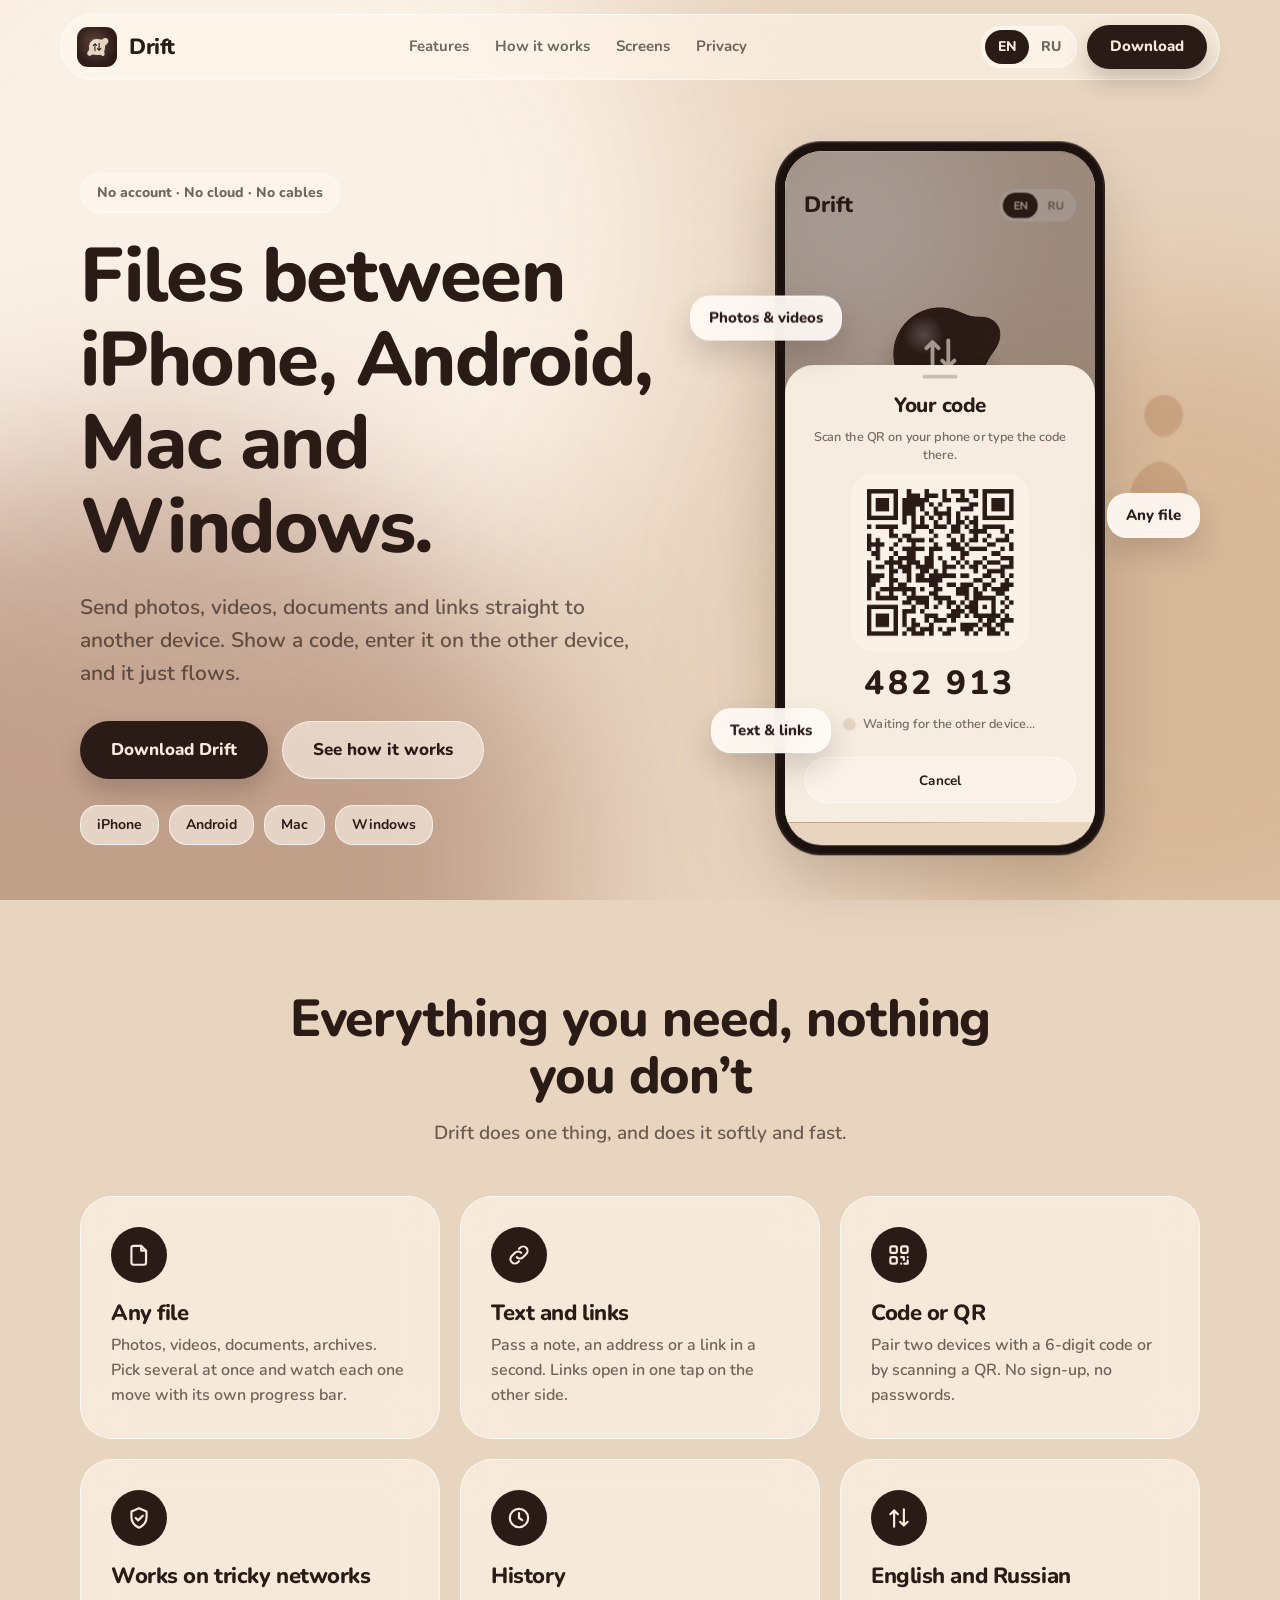
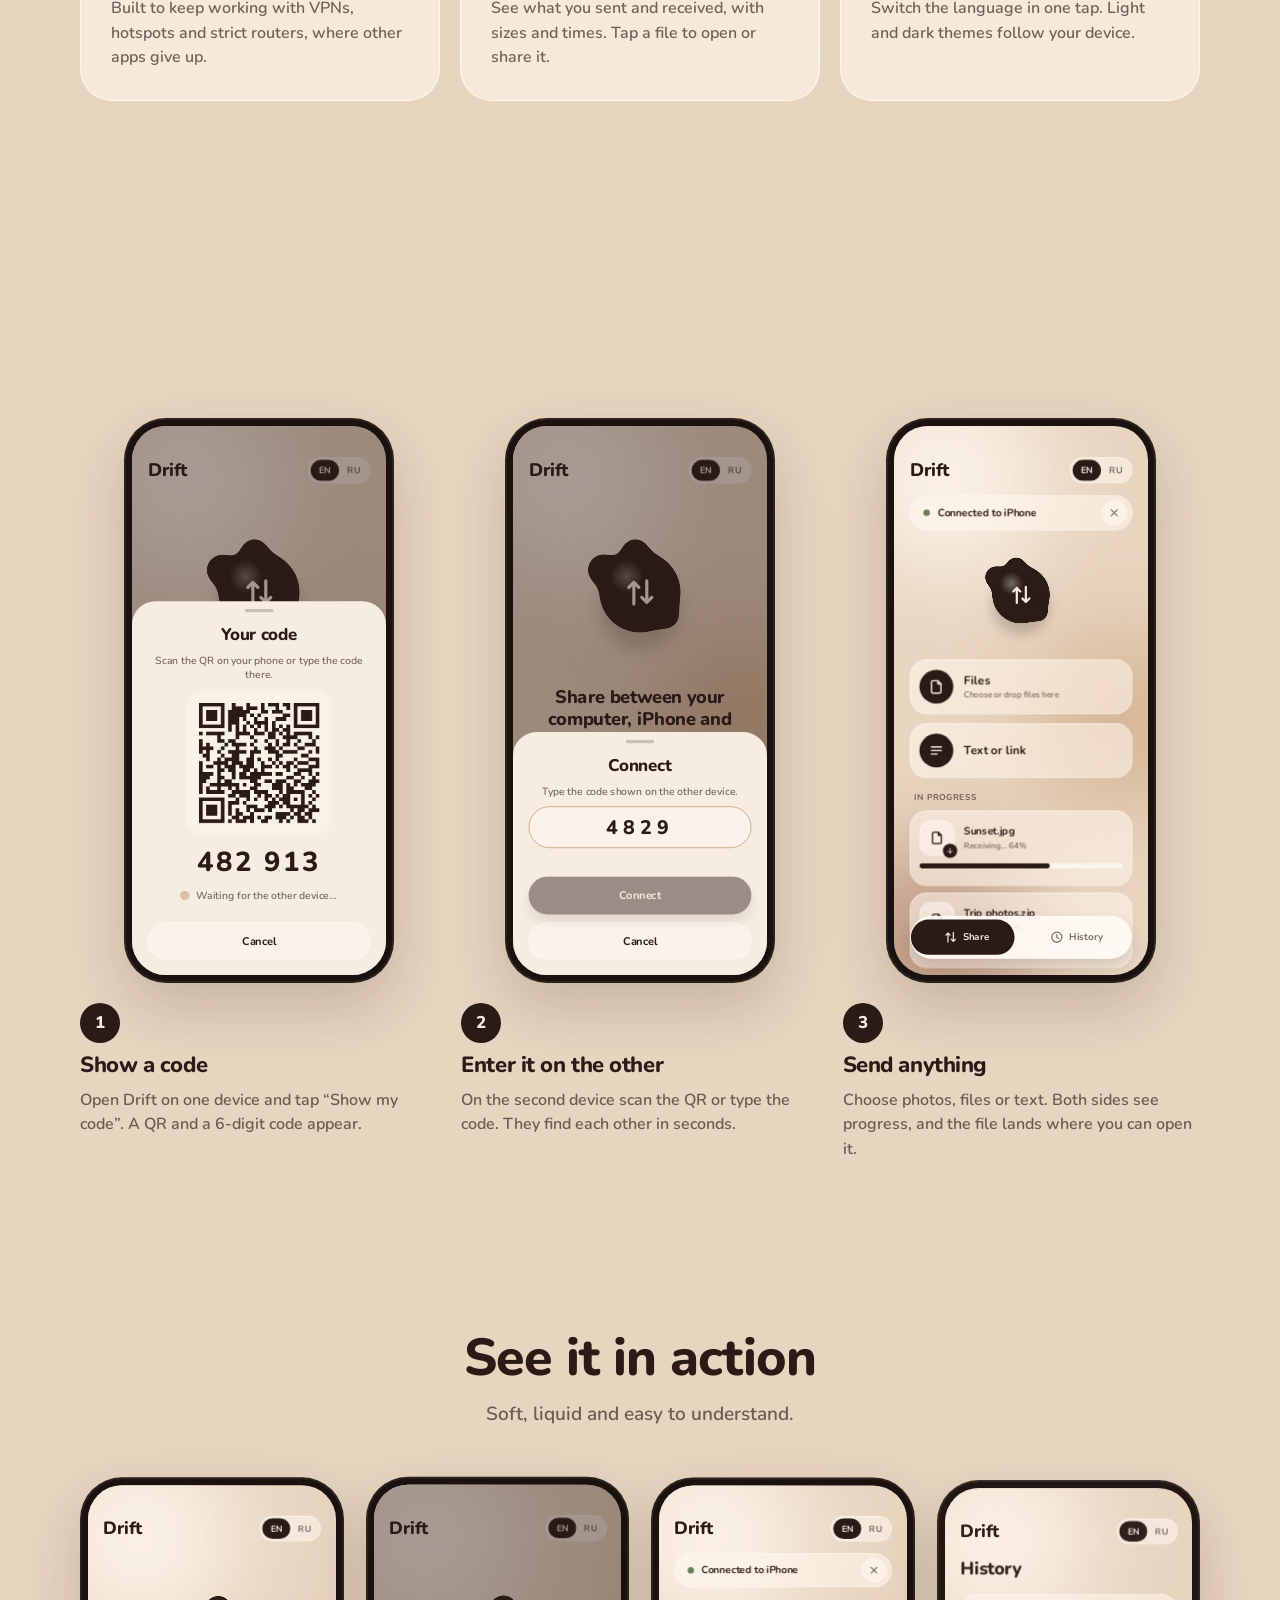
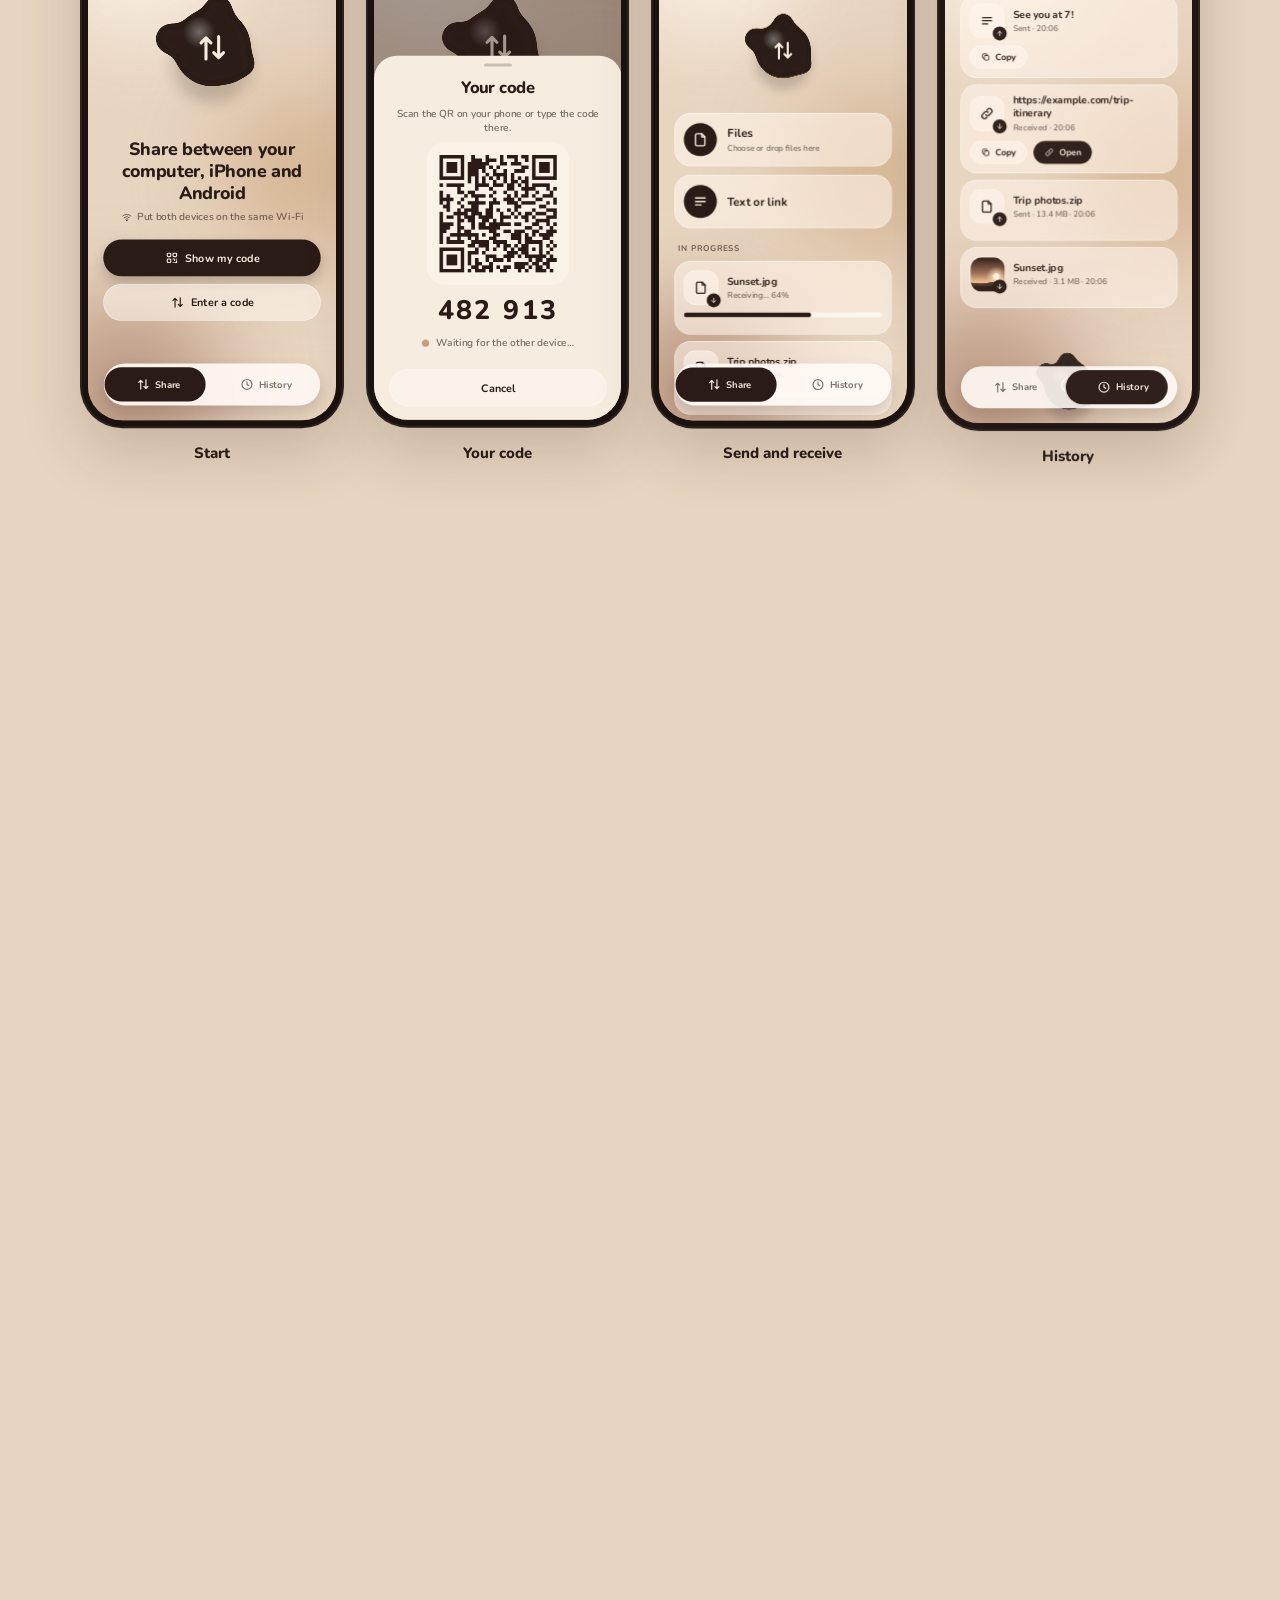
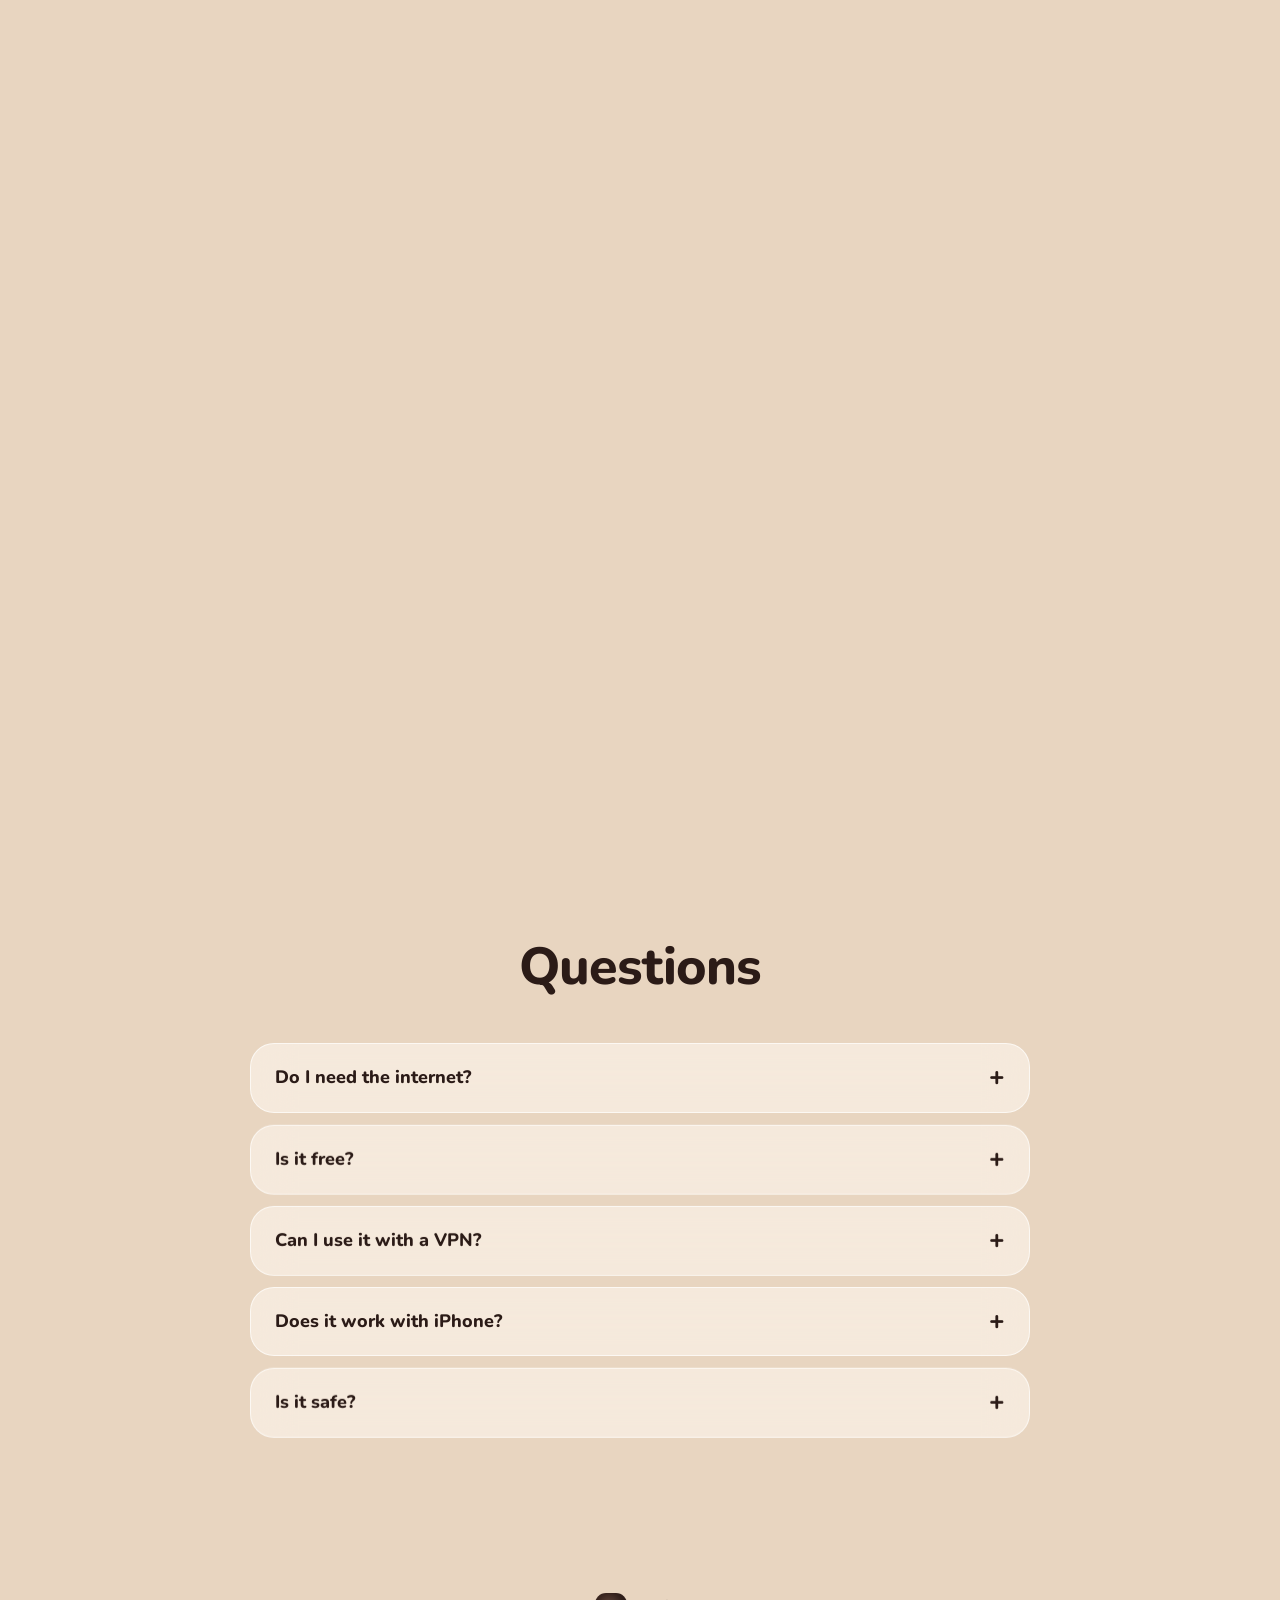
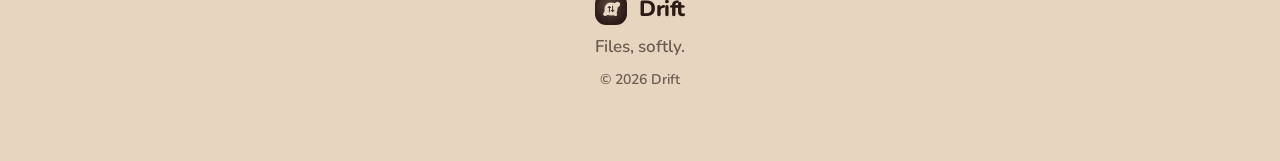
<file: index.html>
<!doctype html>
<html lang="en">
<head>
  <meta charset="utf-8" />
  <meta name="viewport" content="width=device-width, initial-scale=1" />
  <title>Drift — files between iPhone, Android, Mac and Windows</title>
  <meta name="description" content="Send photos, videos, files and links between iPhone, Android, Mac and Windows over Wi‑Fi. No account, no cloud, no cables." />
  <meta name="theme-color" content="#E8D5C0" />
  <meta property="og:title" content="Drift — files between iPhone, Android, Mac and Windows" />
  <meta property="og:description" content="No account, no cloud, no cables. Just a code." />
  <meta property="og:image" content="assets/img/icon.png" />
  <link rel="icon" type="image/png" href="assets/img/favicon.png" />
  <link rel="stylesheet" href="styles.css" />
</head>
<body>
  <div class="backdrop" aria-hidden="true"><i class="blob b1"></i><i class="blob b2"></i><i class="blob b3"></i></div>

  <header class="nav" id="nav">
    <a class="brand" href="#top" aria-label="Drift">
      <img src="assets/img/icon.png" alt="" width="40" height="40" />
      <span>Drift</span>
    </a>
    <nav class="links" aria-label="Sections">
      <a href="#features" data-i18n="navFeatures"></a>
      <a href="#how" data-i18n="navHow"></a>
      <a href="#screens" data-i18n="navScreens"></a>
      <a href="#privacy" data-i18n="navPrivacy"></a>
    </nav>
    <div class="right">
      <div class="lang" id="lang" role="group" aria-label="Language">
        <button type="button" data-lang="en">EN</button><button type="button" data-lang="ru">RU</button>
      </div>
      <a class="btn small primary" href="#download" data-i18n="navDownload"></a>
    </div>
  </header>

  <main id="top">
    <!-- HERO -->
    <section class="hero">
      <div class="hero-copy">
        <p class="eyebrow" data-i18n="heroEyebrow"></p>
        <h1 data-i18n="heroTitle"></h1>
        <p class="lead" data-i18n="heroLead"></p>
        <div class="cta">
          <a class="btn primary" href="#download" data-i18n="ctaDownload"></a>
          <a class="btn glass" href="#how" data-i18n="ctaHow"></a>
        </div>
        <ul class="pills">
          <li data-i18n="pillIphone"></li><li data-i18n="pillAndroid"></li><li data-i18n="pillMac"></li><li data-i18n="pillWindows"></li>
        </ul>
      </div>

      <div class="hero-visual">
        <svg class="orb" viewBox="0 0 500 500" aria-hidden="true">
          <defs>
            <filter id="goo" x="-30%" y="-30%" width="160%" height="160%">
              <feGaussianBlur in="SourceGraphic" stdDeviation="18"/>
              <feColorMatrix values="1 0 0 0 0  0 1 0 0 0  0 0 1 0 0  0 0 0 24 -10"/>
            </filter>
          </defs>
          <g filter="url(#goo)" fill="var(--accent)">
            <circle id="o-core" cx="250" cy="250" r="150"/>
            <circle class="o-sat" r="40"/><circle class="o-sat" r="30"/><circle class="o-sat" r="24"/><circle class="o-sat" r="18"/>
          </g>
        </svg>
        <div class="phone" id="heroPhone">
          <div class="phone-screen"><div class="demo" data-scene=""></div></div>
        </div>
        <span class="chip c1" data-i18n="chipPhotos"></span>
        <span class="chip c2" data-i18n="chipFiles"></span>
        <span class="chip c3" data-i18n="chipLinks"></span>
      </div>
    </section>

    <!-- FEATURES -->
    <section class="section" id="features">
      <div class="head reveal">
        <h2 data-i18n="featTitle"></h2>
        <p data-i18n="featLead"></p>
      </div>
      <div class="grid">
        <article class="card reveal"><span class="ic" data-icon="file"></span><h3 data-i18n="f1t"></h3><p data-i18n="f1d"></p></article>
        <article class="card reveal"><span class="ic" data-icon="link"></span><h3 data-i18n="f2t"></h3><p data-i18n="f2d"></p></article>
        <article class="card reveal"><span class="ic" data-icon="qr"></span><h3 data-i18n="f3t"></h3><p data-i18n="f3d"></p></article>
        <article class="card reveal"><span class="ic" data-icon="shield"></span><h3 data-i18n="f4t"></h3><p data-i18n="f4d"></p></article>
        <article class="card reveal"><span class="ic" data-icon="history"></span><h3 data-i18n="f5t"></h3><p data-i18n="f5d"></p></article>
        <article class="card reveal"><span class="ic" data-icon="swap"></span><h3 data-i18n="f6t"></h3><p data-i18n="f6d"></p></article>
      </div>
    </section>

    <!-- HOW IT WORKS -->
    <section class="section" id="how">
      <div class="head reveal">
        <h2 data-i18n="howTitle"></h2>
        <p data-i18n="howLead"></p>
      </div>
      <div class="steps">
        <article class="step reveal">
          <div class="phoneframe"><div class="demo" data-scene="host"></div></div>
          <span class="num">1</span><h3 data-i18n="s1t"></h3><p data-i18n="s1d"></p>
        </article>
        <article class="step reveal">
          <div class="phoneframe"><div class="demo" data-scene="join"></div></div>
          <span class="num">2</span><h3 data-i18n="s2t"></h3><p data-i18n="s2d"></p>
        </article>
        <article class="step reveal">
          <div class="phoneframe"><div class="demo" data-scene="connected"></div></div>
          <span class="num">3</span><h3 data-i18n="s3t"></h3><p data-i18n="s3d"></p>
        </article>
      </div>
    </section>

    <!-- SCREENS -->
    <section class="section" id="screens">
      <div class="head reveal">
        <h2 data-i18n="scrTitle"></h2>
        <p data-i18n="scrLead"></p>
      </div>
      <div class="gallery">
        <figure class="reveal"><div class="phoneframe"><div class="demo" data-scene="home"></div></div><figcaption data-i18n="capHome"></figcaption></figure>
        <figure class="reveal"><div class="phoneframe"><div class="demo" data-scene="host"></div></div><figcaption data-i18n="capCode"></figcaption></figure>
        <figure class="reveal"><div class="phoneframe"><div class="demo" data-scene="connected"></div></div><figcaption data-i18n="capSend"></figcaption></figure>
        <figure class="reveal"><div class="phoneframe"><div class="demo" data-scene="history"></div></div><figcaption data-i18n="capHistory"></figcaption></figure>
      </div>
      <div class="gallery desk-row">
        <figure class="frame desk reveal"><img src="assets/img/mac-home.webp" alt="" loading="lazy" /><figcaption data-i18n="capMac"></figcaption></figure>
        <figure class="frame desk reveal"><img src="assets/img/mac-code.webp" alt="" loading="lazy" /><figcaption data-i18n="capCode"></figcaption></figure>
        <figure class="frame desk reveal"><img src="assets/img/mac-join.webp" alt="" loading="lazy" /><figcaption data-i18n="capJoin"></figcaption></figure>
      </div>
    </section>

    <!-- PRIVACY -->
    <section class="section" id="privacy">
      <div class="privacy reveal">
        <h2 data-i18n="privTitle"></h2>
        <p class="lead" data-i18n="privLead"></p>
        <ul class="ticks">
          <li data-i18n="priv1"></li><li data-i18n="priv2"></li><li data-i18n="priv3"></li><li data-i18n="priv4"></li>
        </ul>
        <p class="note" data-i18n="privNote"></p>
        <p class="note"><span data-i18n="privContact"></span> <a id="mail" href="#"></a></p>
      </div>
    </section>

    <!-- DOWNLOAD -->
    <section class="section" id="download">
      <div class="head reveal">
        <h2 data-i18n="dlTitle"></h2>
        <p data-i18n="dlLead"></p>
      </div>
      <div class="downloads">
        <a class="dl reveal" data-link="googlePlay"><span class="ic" data-icon="play"></span><b>Google Play</b><small data-i18n="dlAndroid"></small><em class="state"></em></a>
        <a class="dl reveal" data-link="ruStore"><span class="ic" data-icon="play"></span><b>RuStore</b><small data-i18n="dlAndroid"></small><em class="state"></em></a>
        <a class="dl reveal" data-link="macos"><span class="ic" data-icon="mac"></span><b>macOS</b><small data-i18n="dlMac"></small><em class="state"></em></a>
        <a class="dl reveal" data-link="windows"><span class="ic" data-icon="win"></span><b>Windows</b><small data-i18n="dlWin"></small><em class="state"></em></a>
        <a class="dl reveal" data-link="appStore"><span class="ic" data-icon="phone"></span><b>iPhone</b><small data-i18n="dlIos"></small><em class="state"></em></a>
      </div>
    </section>

    <!-- FAQ -->
    <section class="section narrow" id="faq">
      <div class="head reveal"><h2 data-i18n="faqTitle"></h2></div>
      <details class="reveal"><summary data-i18n="q1"></summary><p data-i18n="a1"></p></details>
      <details class="reveal"><summary data-i18n="q2"></summary><p data-i18n="a2"></p></details>
      <details class="reveal"><summary data-i18n="q3"></summary><p data-i18n="a3"></p></details>
      <details class="reveal"><summary data-i18n="q4"></summary><p data-i18n="a4"></p></details>
      <details class="reveal"><summary data-i18n="q5"></summary><p data-i18n="a5"></p></details>
    </section>
  </main>

  <footer class="foot">
    <div class="brand"><img src="assets/img/icon.png" alt="" width="32" height="32" /><span>Drift</span></div>
    <p data-i18n="footTag"></p>
    <p class="small">© <span id="year"></span> Drift</p>
  </footer>

  <script src="assets/vendor/gsap.min.js"></script>
  <script src="assets/vendor/ScrollTrigger.min.js"></script>
  <script src="app.js"></script>
</body>
</html>
</file>
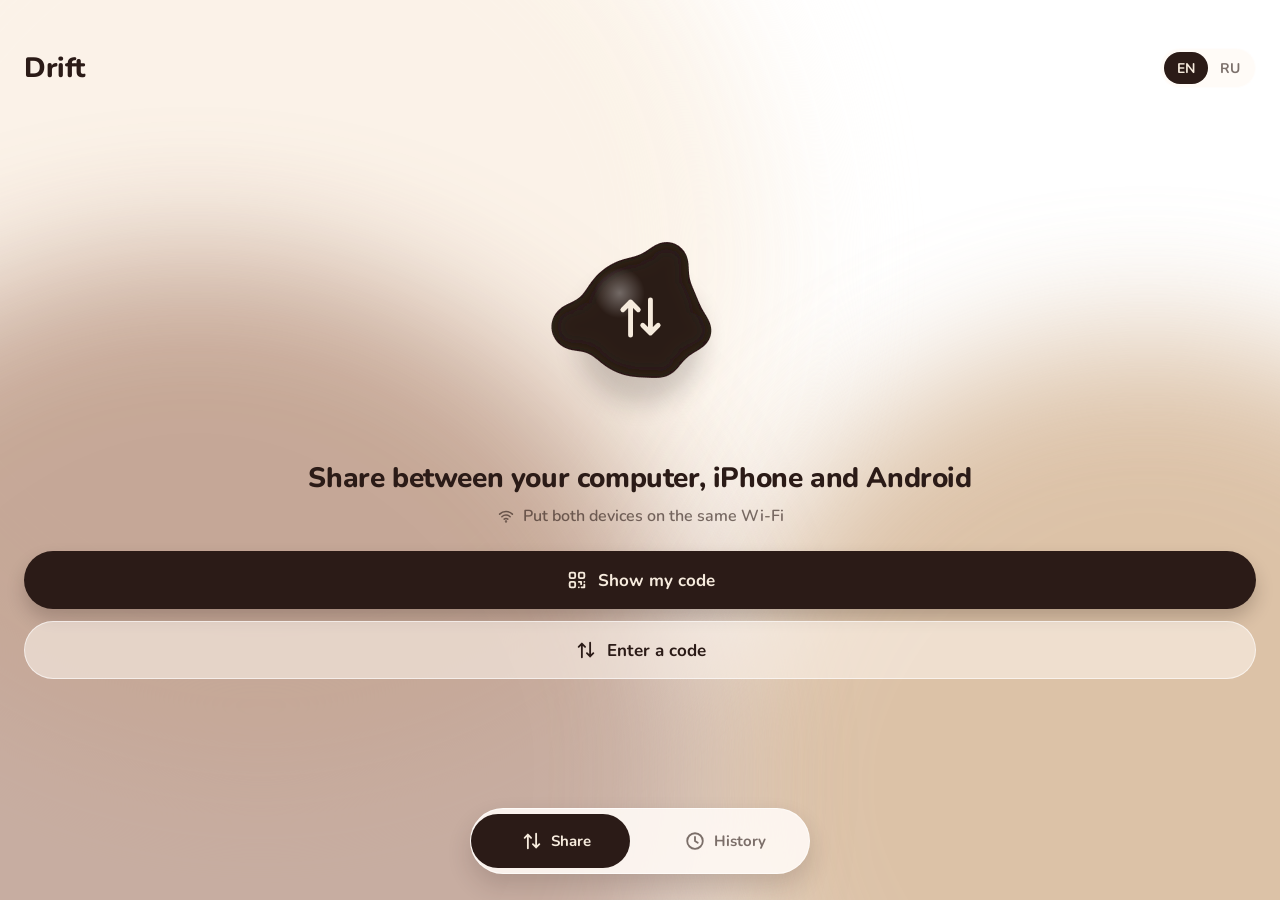
<file: assets/demo/index.html>
<!doctype html>
<html lang="en">
<head>
  <meta charset="utf-8" />
  <meta name="viewport" content="width=device-width, initial-scale=1" />
  <title>Drift</title>
  <link rel="stylesheet" href="styles.css" />
  <style>
    html, body { background: transparent; }
    .top { padding-top: 46px; height: 98px; }
    .tabs { bottom: 26px; }
    main { height: calc(100% - 98px); }
    .sheet { width: 100%; margin-left: 0; left: 0; }
    .scrim { background: rgba(43,27,23,.4); }
  </style>
</head>
<body>
  <div class="backdrop" aria-hidden="true"><i class="blob b1"></i><i class="blob b2"></i><i class="blob b3"></i></div>

  <header class="top">
    <span class="word">Drift</span>
    <div class="lang" id="lang">
      <button data-lang="en">EN</button><button data-lang="ru">RU</button>
    </div>
  </header>

  <main id="view"></main>

  <nav class="tabs" id="tabs">
    <i class="indicator" id="indicator"></i>
    <button data-tab="share" id="tab-share"></button>
    <button data-tab="history" id="tab-history"></button>
  </nav>

  <div class="scrim" id="scrim"></div>

  <section class="sheet" id="sheet-host">
    <i class="handle"></i>
    <h2 data-i18n="hostTitle"></h2>
    <p class="hint" data-i18n="hostHint"></p>
    <div class="hostbody" id="host-body">
      <div class="qrcard"><img id="qr" alt="QR" /></div>
      <div class="code" id="code"></div>
      <div class="waiting"><i class="pulse"></i><span data-i18n="hostWaiting"></span></div>
    </div>
    <p class="error" id="host-error"></p>
    <button class="btn glass" data-close data-i18n="cancel"></button>
  </section>

  <section class="sheet" id="sheet-join">
    <i class="handle"></i>
    <h2 data-i18n="joinTitle"></h2>
    <p class="hint" data-i18n="joinHint"></p>
    <input id="join-code" inputmode="numeric" maxlength="6" placeholder="000000" autocomplete="off" />
    <p class="status" id="join-status">&nbsp;</p>
    <button class="btn primary" id="join-go" data-i18n="joinConnect"></button>
    <button class="btn glass" data-close data-i18n="cancel"></button>
  </section>

  <section class="sheet" id="sheet-text">
    <i class="handle"></i>
    <h2 data-i18n="sendText"></h2>
    <textarea id="text-input" data-i18n-placeholder="composerPlaceholder"></textarea>
    <button class="btn primary" id="text-go"></button>
  </section>

  <div class="drop" id="drop"><div><span data-i18n="dropHere"></span></div></div>

  <script src="vendor/gsap.min.js"></script>
  <script src="mock.js"></script>
  <script src="app.js"></script>
</body>
</html>
</file>
<file: styles.css>
@font-face { font-family: Nunito; font-weight: 600; font-display: swap; src: url(assets/fonts/Nunito_600SemiBold.ttf); }
@font-face { font-family: Nunito; font-weight: 700; font-display: swap; src: url(assets/fonts/Nunito_700Bold.ttf); }
@font-face { font-family: Nunito; font-weight: 800; font-display: swap; src: url(assets/fonts/Nunito_800ExtraBold.ttf); }

:root {
  --bg: #E8D5C0;
  --surface: rgba(255, 248, 240, 0.58);
  --surface-strong: rgba(255, 250, 245, 0.92);
  --stroke: rgba(255, 255, 255, 0.65);
  --text: #2B1B17;
  --soft: rgba(43, 27, 23, 0.66);
  --primary: #2B1B17;
  --on-primary: #F6EBDD;
  --accent: #B98B66;
  --blob1: #FBF2E7; --blob2: #CDA882; --blob3: #9A6B54;
  --shadow: 0 24px 60px rgba(43, 27, 23, 0.18);
  --radius: 32px;
  --max: 1160px;
}
@media (prefers-color-scheme: dark) {
  :root {
    --bg: #2B1B17;
    --surface: rgba(232, 213, 192, 0.07);
    --surface-strong: rgba(58, 40, 34, 0.94);
    --stroke: rgba(232, 213, 192, 0.14);
    --text: #E8D5C0;
    --soft: rgba(232, 213, 192, 0.66);
    --primary: #E8D5C0;
    --on-primary: #2B1B17;
    --accent: #C9A27E;
    --blob1: #5C3D33; --blob2: #3F2A24; --blob3: #7A5646;
    --shadow: 0 24px 60px rgba(0, 0, 0, 0.45);
  }
}

* { box-sizing: border-box; margin: 0; padding: 0; }
html { scroll-behavior: smooth; scroll-padding-top: 96px; }
body {
  font-family: Nunito, system-ui, -apple-system, 'Segoe UI', sans-serif;
  font-weight: 600; font-size: 17px; line-height: 1.55;
  background: var(--bg); color: var(--text);
  overflow-x: hidden; -webkit-font-smoothing: antialiased;
}
img, video, svg { display: block; max-width: 100%; }
a { color: inherit; }
h1, h2, h3 { font-weight: 800; letter-spacing: -0.02em; line-height: 1.1; }
@media (prefers-reduced-motion: reduce) { html { scroll-behavior: auto; } }

.backdrop { position: fixed; inset: 0; z-index: -1; overflow: hidden; pointer-events: none; }
.blob { position: absolute; border-radius: 50%; filter: blur(90px); will-change: transform; }
.b1 { width: 70vw; height: 70vw; left: -18vw; top: -18vw; background: var(--blob1); opacity: .95; }
.b2 { width: 55vw; height: 55vw; right: -20vw; top: 34vh; background: var(--blob2); opacity: .65; }
.b3 { width: 65vw; height: 65vw; left: -22vw; bottom: -30vw; background: var(--blob3); opacity: .5; }

/* ---------- buttons ---------- */
.btn { display: inline-flex; align-items: center; justify-content: center; gap: 10px; height: 58px; padding: 0 30px; border-radius: 29px; font-weight: 800; font-size: 17px; text-decoration: none; border: 1px solid transparent; cursor: pointer; transition: transform .35s cubic-bezier(.3,1.6,.5,1), box-shadow .3s; }
.btn:hover { transform: translateY(-3px) scale(1.02); }
.btn:active { transform: scale(.97); }
.btn.primary { background: var(--primary); color: var(--on-primary); box-shadow: 0 12px 24px rgba(43, 27, 23, .22); }
.btn.glass { background: var(--surface); border-color: var(--stroke); backdrop-filter: blur(20px); }
.btn.small { height: 44px; padding: 0 22px; font-size: 15px; border-radius: 22px; }

/* ---------- nav ---------- */
.nav { position: fixed; z-index: 20; top: 14px; left: 50%; transform: translateX(-50%); width: min(calc(100% - 28px), var(--max)); height: 66px; padding: 0 12px 0 16px; border-radius: 33px; display: flex; align-items: center; justify-content: space-between; gap: 12px; background: var(--surface); border: 1px solid var(--stroke); backdrop-filter: blur(24px) saturate(1.3); transition: box-shadow .3s, background .3s; }
.nav.scrolled { box-shadow: var(--shadow); background: var(--surface-strong); }
.brand { display: flex; align-items: center; gap: 12px; text-decoration: none; font-weight: 800; font-size: 22px; letter-spacing: -.02em; }
.brand img { border-radius: 11px; }
.links { display: flex; gap: 26px; }
.links a { text-decoration: none; color: var(--soft); font-weight: 700; font-size: 15px; transition: color .2s; }
.links a:hover { color: var(--text); }
.right { display: flex; align-items: center; gap: 10px; }
.lang { display: flex; padding: 3px; border-radius: 20px; background: var(--surface); border: 1px solid var(--stroke); }
.lang button { height: 34px; min-width: 44px; border: 0; border-radius: 17px; background: none; color: var(--soft); font: inherit; font-weight: 800; font-size: 14px; cursor: pointer; transition: background .3s, color .3s; }
.lang button.on { background: var(--primary); color: var(--on-primary); }

/* ---------- hero ---------- */
main { padding-top: 96px; }
.hero { max-width: var(--max); margin: 0 auto; padding: 56px 20px 40px; display: grid; grid-template-columns: 1.05fr .95fr; gap: 24px; align-items: center; }
.eyebrow { display: inline-block; padding: 8px 16px; border-radius: 20px; background: var(--surface); border: 1px solid var(--stroke); font-weight: 800; font-size: 14px; color: var(--soft); margin-bottom: 22px; }
.hero h1 { font-size: clamp(40px, 6vw, 76px); margin-bottom: 22px; }
.lead { font-size: clamp(18px, 2vw, 21px); color: var(--soft); max-width: 560px; }
.cta { display: flex; flex-wrap: wrap; gap: 14px; margin: 32px 0 26px; }
.pills { list-style: none; display: flex; flex-wrap: wrap; gap: 10px; }
.pills li { padding: 8px 16px; border-radius: 18px; background: var(--surface); border: 1px solid var(--stroke); font-weight: 700; font-size: 14px; }

.hero-visual { position: relative; display: grid; place-items: center; min-height: 640px; }
.orb { position: absolute; width: min(600px, 118%); aspect-ratio: 1; opacity: .5; }
.phone { position: relative; width: min(330px, 72vw); aspect-ratio: 390 / 844; border-radius: 46px; padding: 10px; background: #1b110e; box-shadow: var(--shadow), 0 0 0 2px rgba(255,255,255,.08) inset; }
.phone-screen { position: relative; width: 100%; height: 100%; border-radius: 37px; overflow: hidden; background: var(--bg); }
.phone-screen .demo { position: absolute; inset: 0; }

/* the real app interface, shown at phone size and scaled to fit its frame */
.demo { position: relative; overflow: hidden; background: var(--bg); aspect-ratio: 390 / 844; }
.demo iframe { position: absolute; left: 0; top: 0; width: 390px; height: 844px; border: 0; transform-origin: 0 0; pointer-events: none; background: transparent; }
.phoneframe { width: 100%; max-width: 270px; padding: 8px; border-radius: 42px; background: #1b110e; box-shadow: var(--shadow), 0 0 0 2px rgba(255,255,255,.07) inset; margin: 0 auto; }
.phoneframe .demo { border-radius: 34px; }
.gallery figure { display: flex; flex-direction: column; gap: 14px; align-items: center; flex: 1 1 200px; max-width: 270px; min-width: 200px; }
.gallery figure figcaption { padding: 0; background: none; color: var(--text); }
.chip { position: absolute; padding: 10px 18px; border-radius: 20px; background: var(--surface-strong); border: 1px solid var(--stroke); box-shadow: 0 14px 30px rgba(43,27,23,.18); font-weight: 800; font-size: 15px; backdrop-filter: blur(16px); }
.c1 { left: 2%; top: 22%; } .c2 { right: 0; top: 46%; } .c3 { left: 6%; bottom: 14%; }

/* ---------- sections ---------- */
.section { max-width: var(--max); margin: 0 auto; padding: 84px 20px; }
.section.narrow { max-width: 820px; }
.head { text-align: center; max-width: 720px; margin: 0 auto 48px; }
.head h2 { font-size: clamp(32px, 4.4vw, 52px); margin-bottom: 14px; }
.head p { color: var(--soft); font-size: 19px; }

.grid { display: grid; grid-template-columns: repeat(3, 1fr); gap: 20px; }
.card { padding: 30px; border-radius: var(--radius); background: var(--surface); border: 1px solid var(--stroke); backdrop-filter: blur(22px) saturate(1.2); transition: transform .4s cubic-bezier(.3,1.5,.5,1), box-shadow .3s; }
.card:hover { transform: translateY(-6px); box-shadow: var(--shadow); }
.card h3 { font-size: 22px; margin: 18px 0 8px; }
.card p { color: var(--soft); font-size: 16px; }
.ic { width: 56px; height: 56px; border-radius: 50%; background: var(--primary); color: var(--on-primary); display: grid; place-items: center; }

.steps { display: grid; grid-template-columns: repeat(3, 1fr); gap: 24px; align-items: start; }
.step { display: flex; flex-direction: column; gap: 10px; }
.step .num { width: 40px; height: 40px; border-radius: 50%; background: var(--primary); color: var(--on-primary); display: grid; place-items: center; font-weight: 800; margin-top: 10px; }
.step h3 { font-size: 22px; }
.step p { color: var(--soft); font-size: 16px; }

.frame { margin: 0; border-radius: 30px; overflow: hidden; background: #1b110e; box-shadow: var(--shadow); border: 6px solid #1b110e; }
.frame img { width: 100%; height: auto; }
.frame.desk { border: 1px solid var(--stroke); background: var(--surface-strong); border-radius: 22px; }
.frame.shot { max-width: 300px; width: 100%; align-self: center; }
figcaption { padding: 12px 14px; text-align: center; font-weight: 800; font-size: 15px; color: var(--on-primary); background: var(--primary); }
.frame.desk figcaption { background: var(--surface-strong); color: var(--text); }
.gallery { display: flex; justify-content: center; align-items: flex-start; gap: 22px; flex-wrap: wrap; margin-bottom: 40px; }
.desk-row .frame { max-width: 340px; flex: 1 1 260px; }

.privacy { padding: 44px; border-radius: 40px; background: var(--surface); border: 1px solid var(--stroke); backdrop-filter: blur(24px); }
.privacy h2 { font-size: clamp(30px, 4vw, 46px); margin-bottom: 14px; }
.ticks { list-style: none; display: grid; gap: 12px; margin: 26px 0; }
.ticks li { position: relative; padding-left: 38px; font-weight: 700; }
.ticks li::before { content: ''; position: absolute; left: 0; top: 2px; width: 24px; height: 24px; border-radius: 50%; background: var(--primary) url("data:image/svg+xml,%3Csvg xmlns='http://www.w3.org/2000/svg' viewBox='0 0 24 24' fill='none' stroke='%23F6EBDD' stroke-width='3' stroke-linecap='round' stroke-linejoin='round'%3E%3Cpath d='M6 12.5l4 4 8-9'/%3E%3C/svg%3E") center/16px no-repeat; }
@media (prefers-color-scheme: dark) { .ticks li::before { background-color: var(--primary); background-image: url("data:image/svg+xml,%3Csvg xmlns='http://www.w3.org/2000/svg' viewBox='0 0 24 24' fill='none' stroke='%232B1B17' stroke-width='3' stroke-linecap='round' stroke-linejoin='round'%3E%3Cpath d='M6 12.5l4 4 8-9'/%3E%3C/svg%3E"); } }
.note { color: var(--soft); font-size: 15px; margin-top: 10px; }
.note a { color: var(--text); font-weight: 800; }

.downloads { display: grid; grid-template-columns: repeat(auto-fit, minmax(190px, 1fr)); gap: 18px; }
.dl { position: relative; display: flex; flex-direction: column; gap: 4px; padding: 26px; border-radius: var(--radius); text-decoration: none; background: var(--surface); border: 1px solid var(--stroke); backdrop-filter: blur(22px); transition: transform .4s cubic-bezier(.3,1.5,.5,1), box-shadow .3s; }
.dl .ic { margin-bottom: 14px; }
.dl b { font-size: 22px; font-weight: 800; }
.dl small { color: var(--soft); font-size: 14px; font-weight: 700; }
.dl .state { margin-top: 16px; font-style: normal; font-weight: 800; font-size: 14px; padding: 8px 14px; border-radius: 16px; align-self: flex-start; background: var(--primary); color: var(--on-primary); }
.dl.off { opacity: .72; cursor: default; }
.dl.off .state { background: var(--surface-strong); color: var(--soft); border: 1px solid var(--stroke); }
.dl:not(.off):hover { transform: translateY(-6px); box-shadow: var(--shadow); }

details { border-radius: 24px; background: var(--surface); border: 1px solid var(--stroke); backdrop-filter: blur(20px); margin-bottom: 12px; padding: 0 24px; }
summary { list-style: none; cursor: pointer; padding: 20px 0; font-weight: 800; font-size: 18px; display: flex; justify-content: space-between; gap: 16px; }
summary::-webkit-details-marker { display: none; }
summary::after { content: '+'; font-size: 26px; line-height: 1; transition: transform .3s; }
details[open] summary::after { transform: rotate(45deg); }
details p { padding: 0 0 22px; color: var(--soft); }

.foot { text-align: center; padding: 56px 20px 70px; color: var(--soft); display: grid; gap: 8px; justify-items: center; }
.foot .brand { color: var(--text); }
.foot .small { font-size: 14px; }

/* ---------- responsive ---------- */
@media (max-width: 960px) {
  .links { display: none; }
  .hero { grid-template-columns: 1fr; text-align: center; padding-top: 32px; }
  .hero .lead { margin: 0 auto; }
  .cta, .pills { justify-content: center; }
  .hero-visual { min-height: 600px; order: 2; }
  .grid, .steps { grid-template-columns: 1fr 1fr; }
}
@media (max-width: 620px) {
  body { font-size: 16px; }
  .nav .btn { display: none; }
  .grid, .steps { grid-template-columns: 1fr; }
  .section { padding: 60px 16px; }
  .privacy { padding: 28px 22px; border-radius: 32px; }
  .btn { width: 100%; }
  .hero-visual { min-height: 540px; }
  .chip { font-size: 13px; padding: 8px 14px; }
  .c1 { left: -2%; } .c2 { right: -3%; }
}
</file>
<file: assets/demo/styles.css>
@font-face { font-family: Nunito; font-weight: 600; src: url(fonts/Nunito_600SemiBold.ttf); }
@font-face { font-family: Nunito; font-weight: 700; src: url(fonts/Nunito_700Bold.ttf); }
@font-face { font-family: Nunito; font-weight: 800; src: url(fonts/Nunito_800ExtraBold.ttf); }

:root {
  --espresso: #2B1B17;
  --latte: #E8D5C0;
  --bg: #E8D5C0;
  --surface: rgba(255, 248, 240, 0.55);
  --surface-strong: rgba(255, 250, 245, 0.9);
  --sheet: #F6ECE0;
  --stroke: rgba(255, 255, 255, 0.6);
  --text: #2B1B17;
  --soft: rgba(43, 27, 23, 0.62);
  --primary: #2B1B17;
  --on-primary: #F6EBDD;
  --accent: #B98B66;
  --danger: #A5493D;
  --ok: #667F58;
  --blob1: #FBF2E7;
  --blob2: #CDA882;
  --blob3: #9A6B54;
}
@media (prefers-color-scheme: dark) {
  :root {
    --bg: #2B1B17;
    --surface: rgba(232, 213, 192, 0.08);
    --surface-strong: rgba(58, 40, 34, 0.96);
    --sheet: #34231D;
    --stroke: rgba(232, 213, 192, 0.14);
    --text: #E8D5C0;
    --soft: rgba(232, 213, 192, 0.62);
    --primary: #E8D5C0;
    --on-primary: #2B1B17;
    --accent: #C9A27E;
    --danger: #E3897C;
    --ok: #A3BE94;
    --blob1: #5C3D33;
    --blob2: #3F2A24;
    --blob3: #7A5646;
  }
}

* { box-sizing: border-box; margin: 0; padding: 0; }
html, body { height: 100%; }
body {
  font-family: Nunito, system-ui, sans-serif;
  font-weight: 600;
  background: var(--bg);
  color: var(--text);
  overflow: hidden;
  -webkit-user-select: none;
  user-select: none;
}
button { font: inherit; color: inherit; background: none; border: 0; cursor: pointer; }
svg { display: block; }

.backdrop { position: fixed; inset: 0; overflow: hidden; z-index: 0; }
.blob { position: absolute; border-radius: 50%; filter: blur(70px); will-change: transform; }
.b1 { width: 80vw; height: 80vw; left: -20vw; top: -20vw; background: var(--blob1); opacity: .95; }
.b2 { width: 70vw; height: 70vw; right: -25vw; top: 38vh; background: var(--blob2); opacity: .7; }
.b3 { width: 80vw; height: 80vw; left: -25vw; bottom: -30vw; background: var(--blob3); opacity: .55; }

.top {
  position: relative; z-index: 2; -webkit-app-region: drag;
  display: flex; align-items: center; justify-content: space-between;
  padding: 16px 24px 8px; height: 64px;
}
body[data-platform="darwin"] .top { padding-left: 96px; }
body:not([data-platform="darwin"]) .top { -webkit-app-region: no-drag; }
.word { font-weight: 800; font-size: 28px; letter-spacing: -.5px; }
.lang { -webkit-app-region: no-drag; display: flex; padding: 3px; border-radius: 20px; background: var(--surface); border: 1px solid var(--stroke); backdrop-filter: blur(20px); }
.lang button { height: 32px; min-width: 44px; border-radius: 16px; font-weight: 700; font-size: 14px; color: var(--soft); transition: background .3s, color .3s; }
.lang button.on { background: var(--primary); color: var(--on-primary); }

main { position: relative; z-index: 1; height: calc(100% - 64px); overflow-y: auto; padding: 8px 24px 130px; }
main::-webkit-scrollbar { display: none; }
.view { display: flex; flex-direction: column; gap: 14px; min-height: 100%; }
.view.center { justify-content: center; gap: 24px; }

h1 { font-weight: 800; font-size: 28px; line-height: 34px; text-align: center; letter-spacing: -.4px; }
h2 { font-weight: 800; font-size: 26px; text-align: center; letter-spacing: -.3px; }
.title { font-weight: 800; font-size: 28px; letter-spacing: -.4px; margin: 4px 0 6px; }
.hint { color: var(--soft); font-size: 16px; line-height: 22px; text-align: center; }
.hintrow { display: flex; gap: 8px; align-items: center; justify-content: center; color: var(--soft); font-size: 16px; }
.notice { text-align: center; font-weight: 700; color: var(--accent); }
.notice.err { color: var(--danger); }
.section { font-weight: 700; font-size: 13px; letter-spacing: .8px; text-transform: uppercase; color: var(--soft); margin: 8px 0 -4px 6px; }

.glassbox, .card, .status { background: var(--surface); border: 1px solid var(--stroke); backdrop-filter: blur(24px) saturate(1.2); }

.btn { height: 58px; border-radius: 29px; padding: 0 24px; display: flex; gap: 10px; align-items: center; justify-content: center; font-weight: 700; font-size: 17px; width: 100%; }
.btn.primary { background: var(--primary); color: var(--on-primary); box-shadow: 0 10px 18px rgba(43,27,23,.22); }
.btn.glass { background: var(--surface); border: 1px solid var(--stroke); color: var(--text); }
.btn:disabled { opacity: .45; cursor: default; }
.btns { display: flex; flex-direction: column; gap: 12px; }

.orbwrap { position: relative; align-self: center; cursor: pointer; }
.orbicon { position: absolute; inset: 0; display: grid; place-items: center; pointer-events: none; }

.status { height: 54px; border-radius: 27px; padding: 0 8px 0 20px; display: flex; align-items: center; gap: 12px; font-weight: 700; font-size: 16px; }
.status .dot { width: 10px; height: 10px; border-radius: 50%; background: var(--ok); }
.status.lost .dot { background: var(--danger); }
.status .txt { flex: 1; white-space: nowrap; overflow: hidden; text-overflow: ellipsis; }
.status .x { width: 38px; height: 38px; border-radius: 50%; display: grid; place-items: center; background: var(--surface); border: 1px solid var(--stroke); }

.action { height: 84px; border-radius: 30px; padding: 0 16px; display: flex; align-items: center; gap: 16px; text-align: left; width: 100%; font-weight: 700; font-size: 18px; }
.action .ic { width: 52px; height: 52px; border-radius: 50%; background: var(--primary); display: grid; place-items: center; flex: none; }
.action small { display: block; font-weight: 600; font-size: 13px; color: var(--soft); margin-top: 2px; }

.list { display: flex; flex-direction: column; gap: 10px; }
.card { border-radius: 26px; padding: 14px; cursor: default; }
.card .row { display: flex; gap: 14px; align-items: center; }
.thumb { position: relative; width: 54px; height: 54px; border-radius: 18px; background: var(--surface); border: 1px solid var(--stroke); display: grid; place-items: center; flex: none; }
.thumb img { width: 54px; height: 54px; border-radius: 18px; object-fit: cover; }
.badge { position: absolute; right: -5px; bottom: -5px; width: 22px; height: 22px; border-radius: 50%; background: var(--primary); display: grid; place-items: center; }
.card.failed .badge { background: var(--danger); }
.body { flex: 1; min-width: 0; }
.name { font-weight: 700; font-size: 16px; line-height: 21px; overflow: hidden; display: -webkit-box; -webkit-line-clamp: 1; -webkit-box-orient: vertical; word-break: break-word; }
.card.text .name { -webkit-line-clamp: 3; user-select: text; -webkit-user-select: text; }
.meta { font-size: 13px; color: var(--soft); margin-top: 2px; }
.card.failed .meta { color: var(--danger); }
.card.clickable { cursor: pointer; }
.track { height: 8px; border-radius: 4px; background: var(--stroke); overflow: hidden; margin-top: 12px; }
.fill { height: 100%; width: 0; border-radius: 4px; background: var(--primary); }
.actions { display: flex; gap: 10px; margin-top: 12px; }
.chip { height: 36px; border-radius: 18px; padding: 0 16px; display: flex; align-items: center; gap: 7px; font-weight: 700; font-size: 14px; background: var(--surface); border: 1px solid var(--stroke); }
.chip.solid { background: var(--primary); color: var(--on-primary); border-color: var(--primary); }

.empty { display: flex; flex-direction: column; align-items: center; gap: 20px; padding: 30px 12px; color: var(--soft); text-align: center; font-size: 16px; line-height: 22px; }

.tabs { position: fixed; z-index: 3; left: 50%; bottom: 20px; transform: translateX(-50%); width: min(340px, calc(100% - 48px)); height: 66px; border-radius: 33px; display: flex; background: var(--surface-strong); border: 1px solid var(--stroke); box-shadow: 0 12px 24px rgba(43,27,23,.16); }
.tabs button { flex: 1; position: relative; display: flex; align-items: center; justify-content: center; gap: 8px; font-weight: 700; font-size: 15px; color: var(--soft); }
.tabs button.on { color: var(--on-primary); }
.indicator { position: absolute; top: 5px; left: 5px; height: 54px; border-radius: 27px; background: var(--primary); width: 0; }

.scrim { position: fixed; inset: 0; z-index: 10; background: rgba(43,27,23,.45); opacity: 0; pointer-events: none; }
.sheet { position: fixed; z-index: 11; left: 50%; bottom: 0; width: min(480px, 100%); margin-left: calc(min(480px, 100%) / -2); background: var(--sheet); border-radius: 36px 36px 0 0; padding: 12px 24px 24px; display: none; flex-direction: column; gap: 12px; }
.handle { align-self: center; width: 44px; height: 5px; border-radius: 3px; background: var(--soft); opacity: .35; margin-bottom: 4px; }
.qrcard { align-self: center; padding: 14px; border-radius: 28px; background: #FBF2E7; }
.qrcard img { width: 196px; height: 196px; display: block; }
.hostbody { display: flex; flex-direction: column; gap: 12px; }
.code { font-weight: 800; font-size: 42px; letter-spacing: 4px; text-align: center; min-height: 52px; user-select: text; -webkit-user-select: text; }
.waiting { display: flex; gap: 12px; align-items: center; justify-content: center; color: var(--soft); margin-bottom: 6px; }
.pulse { width: 10px; height: 10px; border-radius: 50%; background: var(--accent); }
.error { text-align: center; color: var(--danger); font-weight: 700; }
.status { }
p.status { text-align: center; font-weight: 700; font-size: 15px; color: var(--soft); min-height: 20px; background: none; border: 0; backdrop-filter: none; height: auto; display: block; padding: 0; border-radius: 0; }
p.status.err { color: var(--danger); }
input, textarea { font-family: inherit; color: var(--text); background: var(--surface); border: 1px solid var(--stroke); outline: none; -webkit-user-select: text; user-select: text; }
input { height: 64px; border-radius: 32px; text-align: center; font-weight: 800; font-size: 30px; letter-spacing: 8px; }
textarea { min-height: 150px; border-radius: 28px; padding: 18px 20px; font-size: 18px; line-height: 24px; font-weight: 600; resize: none; }
input:focus, textarea:focus { border-color: var(--accent); }

.drop { position: fixed; inset: 12px; z-index: 20; border-radius: 36px; border: 3px dashed var(--accent); background: color-mix(in srgb, var(--bg) 82%, transparent); backdrop-filter: blur(14px); display: none; place-items: center; font-weight: 800; font-size: 26px; pointer-events: none; }
</file>
